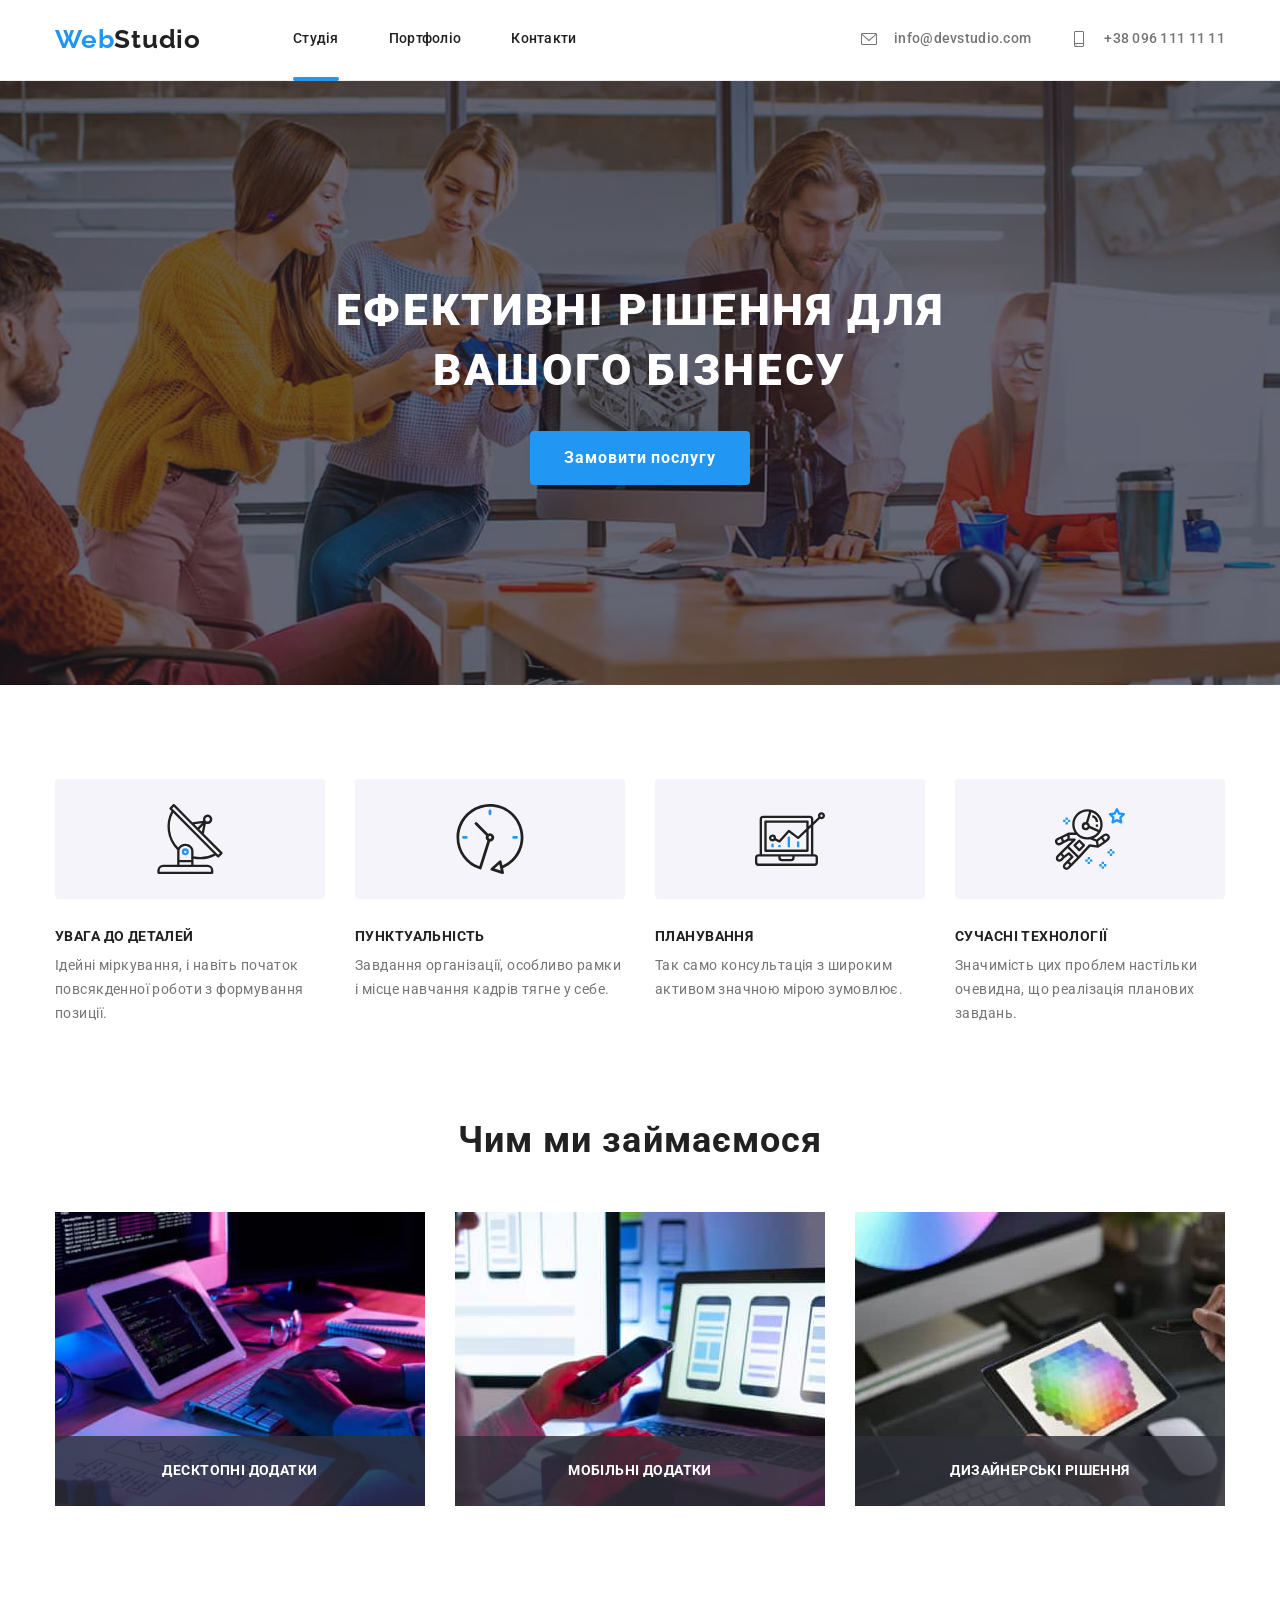
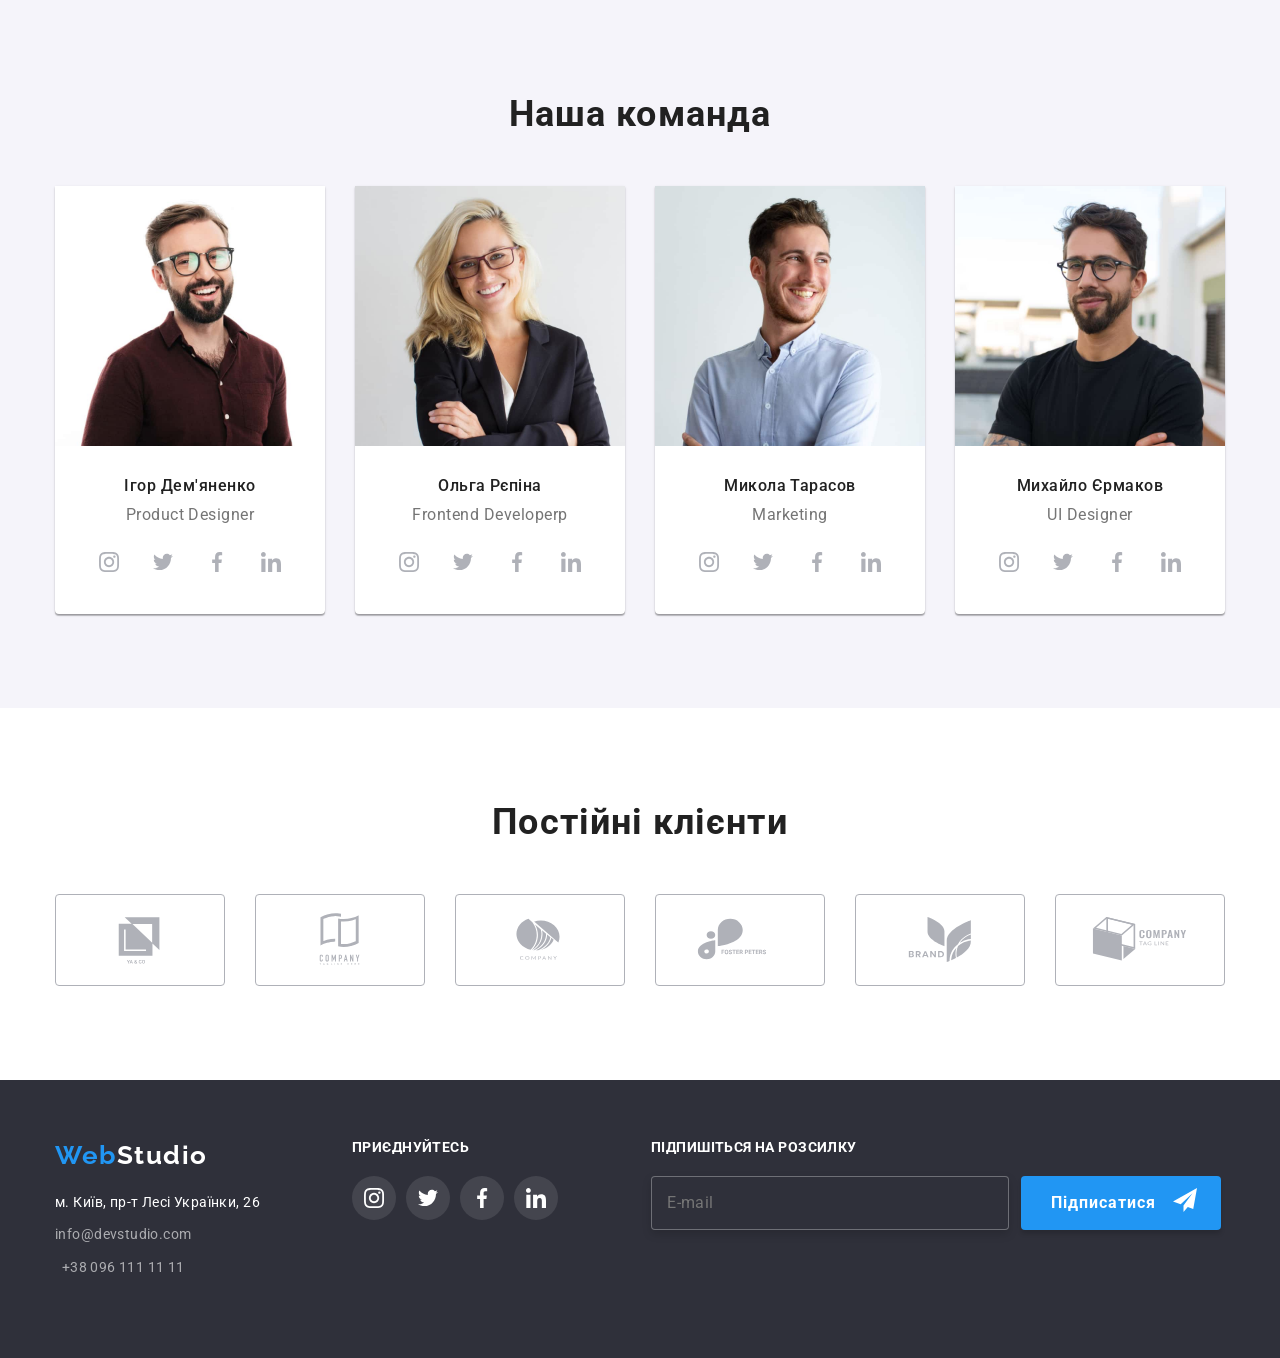
<file: index.html>
<!DOCTYPE html>
<html lang="uk">

<head>
    <meta charset="UTF-8">
    <meta http-equiv="X-UA-Compatible" content="IE=edge">
    <meta name="viewport" content="width=device-width, initial-scale=1.0">
    <link rel="preconnect" href="https://fonts.googleapis.com">
    <link rel="preconnect" href="https://fonts.gstatic.com" crossorigin>
    <link
        href="https://fonts.googleapis.com/css2?family=Raleway:wght@700&family=Roboto:wght@400;500;700;900&display=swap"
        rel="stylesheet">
    <link rel="stylesheet"
        href="https://cdnjs.cloudflare.com/ajax/libs/modern-normalize/1.0.0/modern-normalize.min.css">
    <link rel="stylesheet" href="./css/main.min.css " />
    <title> WebStudio </title>
    <!-- добавить favicon -->
</head>

<body>
    <!------------------------------- Header ------------------->
    <header class="header">
        <div class="container header__container">
            <a class="logo header__logo" href="./index.html" lang="en"><span class="logo__accent">Web</span>Studio</a>
            <nav class="navigation">
                <ul class="navigation navigation__list list">
                    <li class="navigation__item"><a class="navigation__link" href="./index.html">Студія</a></li>
                    <li><a class="navigation__link" href="./portfolio.html">Портфоліо</a></li>
                    <li><a class="navigation__link" href="./contacts.html">Контакти</a> </li>
                </ul>
            </nav>

            <div class="container-connect">
                <ul class="connect">
                    <li class="connect__item"><a class="connect link" href="mailto:info@devstudio.com">
                            <svg class="connect__icon" width="16" height="16">
                                <use href="./images/symbol-defs.svg#icon-envelope"></use>
                            </svg>info@devstudio.com</a>
                    </li>
                    <li class="connect__item"><a class="connect link" href="tel:+380961111111">
                            <svg class="connect__icon" width="16" height="16">
                                <use href="./images/symbol-defs.svg#icon-smartphone"></use>
                            </svg>+38 096 111 11 11</a>
                    </li>
                </ul>
            </div>

            <button type="button" class="menu-open-btn" data-menu-open>
                <svg class="icon_mob_menu" width="40" height="40">
                    <use href="./images/icons.svg#icon_mob_menu"></use>
                </svg>
            </button>
        </div>
        <!-- ------------------------------------------------------------------ -->
        <div class="mob-menu is-hidden" data-menu>
            <div class="container">
                <button type="button" class="menu-close-btn" data-menu-close>
                    <svg class="icon-close_mob" width="40" height="40">
                        <use href="./images/icons.svg#icon-close_mob"></use>
                    </svg>
                </button>
                <div>
                    <ul class="mob-menu-list list">
                        <li class="mob-menu__item"><a class="mob-menu__link--active" href="./index.html">Студія</a></li>
                        <li class="mob-menu__item"><a class="mob-menu__link" href="./portfolio.html">Портфоліо</a></li>
                        <li class="mob-menu__item"><a class="mob-menu__link" href="./contacts.html">Контакти</a></li>
                    </ul>
                </div>


                <div>
                    <ul class="mob_connect__list">
                        <li class="mob_connect__item">
                            <a class="connect__tel" href="tel:+380961111111">+38 096 111 11 11</a>
                        </li>
                        <li class="mob_connect__item">
                            <a class="connect__mail" href="mailto:info@devstudio.com">info@devstudio.com</a>
                        </li>
                    </ul>

                    <ul class="mob_soc list">
                        <li class="mob_soc__item"><a class="mob_soc__link" href="#">
                                <use href="#">Instagram</use>
                            </a></li>
                        <li class="mob_soc__item"><a class="mob_soc__link" href="#">
                                <use href="#">Twitter</use>
                            </a></li>
                        <li class="mob_soc__item"><a class="mob_soc__link" href="#">
                                <use href="#">Facebook</use>
                            </a></li>
                        <li class="mob_soc__item"><a class="mob_soc__link" href="#">
                                <use href="#">Linkedin</use>
                            </a></li>
                    </ul>
                </div>
            </div>
        </div>
    </header>


    <main>
        <!------------------ section Hero------------------->
        <section class="hero">
            <h1 class="hero__title">Ефективні рішення для вашого бізнесу</h1>
            <button class="hero__button" type="button" data-modal-open>Замовити послугу</button>
        </section>
        <!---------------------section benefits ------------------->
        <section class="section">
            <div class="container">
                <h2 class="visually-hidden">Наші переваги</h2>
                <ul class="benefits list">
                    <li class="benefits__item icon-detail">
                        <h3 class="benefits__title">Увага до деталей</h3>
                        <p class="benefits__text">Ідейні міркування, і навіть початок повсякденної роботи з формування
                            позиції.</p>
                    </li>
                    <li class="benefits__item icon-punctuality">
                        <h3 class="benefits__title">Пунктуальність</h3>
                        <p class="benefits__text">Завдання організації, особливо рамки і місце навчання кадрів тягне у
                            себе.</p>
                    </li>
                    <li class="benefits__item icon-time">
                        <h3 class="benefits__title">Планування</h3>
                        <p class="benefits__text">Так само консультація з широким активом значною мірою зумовлює.</p>
                    </li>
                    <li class="benefits__item icon-tech">
                        <h3 class="benefits__title">Сучасні технології</h3>
                        <p class="benefits__text">Значимість цих проблем настільки очевидна, що реалізація планових
                            завдань.</p>
                    </li>
                </ul>
            </div>
        </section>
        <!-- --------------------------about ------------------------>
        <section class="section about">
            <div class="container">
                <h2 class="about__title">Чим ми займаємося</h2>
                <ul class="about list">
                    <li class="about__item">
                        <img srcset="./images/box1.jpg 1x,
                                    ./images/box1_2x.jpg 2x " src="./images/box1.jpg" alt="компютер" width="370">
                        <div class="about__box">
                            <p class="about__text">десктопні додатки</p>
                        </div>
                    </li>

                    <li class="about__item">
                        <img srcset="./images/box2.jpg 1x,
                                    ./images/box2_2x.jpg 2x " src="./images/box2.jpg" alt="телефон" width="370">
                        <div class="about__box">
                            <p class="about__text">мобільні додатки</p>
                        </div>
                    </li>

                    <li class="about__item">
                        <img srcset="./images/box3.jpg 1x,
                                    ./images/box3_2x.jpg 2x " src="./images/box3.jpg" alt="планшет" width="370">
                        <div class="about__box">
                            <p class="about__text">дизайнерські рішення</p>
                        </div>
                    </li>
                </ul>
            </div>
            </div>
        </section>
        <!------------------------- team --------------------------- -->
        <section class="section team">
            <div class="container">
                <h2 class="team__title">Наша команда</h2>
                <ul class="team list">
                    <li class="team__item">
                        <picture>
                            <source srcset="./images/foto1.jpg 1x,
                                            ./images/foto1_2x.jpg 2x" media="(min-width: 1200px)" />
                            <source srcset="./images/foto1_tabl.jpg 1x,
                                            ./images/foto1_tabl_2x.jpg 2x" media="(min-width: 768px)" />
                            <source srcset="./images/foto1_mob.jpg 1x,
                                            ./images/foto1_mob_2x.jpg 2x" media="(max-width: 767px)" />
                            <img src="./images/foto1.jpg" alt="фото-дизайнера" width="450">
                        </picture>
                        <div class="user">
                            <h3 class="user__name">Ігор Дем'яненко</h3>
                            <p class="user__profile">Product Designer</p>
                            <ul class="soc list">
                                <li class="soc__item team__soc__item">
                                    <a class="soc__link" href="#">
                                        <svg class="" with="20" height="20">
                                            <use href="./images/symbol-defs.svg#icon-instagram"></use>
                                        </svg>
                                    </a>
                                </li>
                                <li class="soc__item team__soc__item">
                                    <a class="soc__link" href="#">
                                        <svg class="" with="20" height="20">
                                            <use href="./images/symbol-defs.svg#icon-twitter"></use>
                                        </svg>
                                    </a>
                                </li>
                                <li class="soc__item team__soc__item">
                                    <a class="soc__link" href="#">
                                        <svg class="" with="20" height="20">
                                            <use href="./images/symbol-defs.svg#icon-facebook"></use>
                                        </svg>
                                    </a>
                                </li>
                                <li class="soc__item team__soc__item">
                                    <a class="soc__link" href="#">
                                        <svg class="" with="20" height="20">
                                            <use href="./images/symbol-defs.svg#icon-linkedin"></use>
                                        </svg>
                                    </a>
                                </li>
                            </ul>
                        </div>
                    </li>
                    <li class="team__item">
                        <picture>
                            <source srcset="./images/foto2.jpg 1x,
                                            ./images/foto2_2x.jpg 2x" media="(min-width: 1200px)" />
                            <source srcset="./images/foto2_tabl.jpg 1x,
                                            ./images/foto2_tabl_2x.jpg 2x" media="(min-width: 768px)" />
                            <source srcset="./images/foto2_mob.jpg 1x,
                                            ./images/foto2_mob_2x.jpg 2x" media="(max-width: 767px)" />
                            <img src="./images/foto2.jpg" alt="фото-розробника" width="450">
                        </picture>
                        <div class="user">
                            <h3 class="user__name">Ольга Рєпіна</h3>
                            <p class="user__profile">Frontend Developerp</p>
                            <ul class="soc list">
                                <li class="soc__item team__soc__item">
                                    <a class="soc__link" href="#">
                                        <svg class="" with="20" height="20">
                                            <use href="./images/symbol-defs.svg#icon-instagram"></use>
                                        </svg>
                                    </a>
                                </li>
                                <li class="soc__item team__soc__item">
                                    <a class="soc__link" href="#">
                                        <svg class="" with="20" height="20">
                                            <use href="./images/symbol-defs.svg#icon-twitter"></use>
                                        </svg>
                                    </a>
                                </li>
                                <li class="soc__item team__soc__item">
                                    <a class="soc__link" href="#">
                                        <svg class="" with="20" height="20">
                                            <use href="./images/symbol-defs.svg#icon-facebook"></use>
                                        </svg>
                                    </a>
                                </li>
                                <li class="soc__item team__soc__item">
                                    <a class="soc__link" href="#">
                                        <svg class="" with="20" height="20">
                                            <use href="./images/symbol-defs.svg#icon-linkedin"></use>
                                        </svg>
                                    </a>
                                </li>
                            </ul>
                        </div>
                    </li>
                    <li class="team__item">
                        <picture>
                            <source srcset="./images/foto3.jpg 1x,
                                            ./images/foto3_2x.jpg 2x" media="(min-width: 1200px)" />
                            <source srcset="./images/foto3_tabl.jpg 1x,
                                            ./images/foto3_tabl_2x.jpg 2x" media="(min-width: 768px)" />
                            <source srcset="./images/foto3_mob.jpg 1x,
                                            ./images/foto3_mob_2x.jpg 2x" media="(max-width: 767px)" />
                            <img src="./images/foto3.jpg" alt="фото-маркетолога" width="450">
                        </picture>
                        <div class="user">
                            <h3 class="user__name">Микола Тарасов</h3>
                            <p class="user__profile">Marketing</p>
                            <ul class="soc list">
                                <li class="soc__item team__soc__item">
                                    <a class="soc__link" href="#">
                                        <svg class="" with="20" height="20">
                                            <use href="./images/symbol-defs.svg#icon-instagram"></use>
                                        </svg>
                                    </a>
                                </li>
                                <li class="soc__item team__soc__item">
                                    <a class="soc__link" href="#">
                                        <svg class="" with="20" height="20">
                                            <use href="./images/symbol-defs.svg#icon-twitter"></use>
                                        </svg>
                                    </a>
                                </li>
                                <li class="soc__item team__soc__item">
                                    <a class="soc__link" href="#">
                                        <svg class="" with="20" height="20">
                                            <use href="./images/symbol-defs.svg#icon-facebook"></use>
                                        </svg>
                                    </a>
                                </li>
                                <li class="soc__item team__soc__item">
                                    <a class="soc__link" href="#">
                                        <svg class="" with="20" height="20">
                                            <use href="./images/symbol-defs.svg#icon-linkedin"></use>
                                        </svg>
                                    </a>
                                </li>
                            </ul>
                        </div>
                    </li>
                    <li class="team__item">
                        <picture>
                            <source srcset="./images/foto4.jpg 1x,
                                            ./images/foto4_2x.jpg 2x" media="(min-width: 1200px)" />
                            <source srcset="./images/foto4_tabl.jpg 1x,
                                            ./images/foto4_tabl_2x.jpg 2x" media="(min-width: 768px)" />
                            <source srcset="./images/foto4_mob.jpg 1x,
                                            ./images/foto4_mob_2x.jpg 2x" media="(max-width: 767px)" />
                            <img src="./images/foto4.jpg" alt="фото-дизайнера-юай" width="450">
                        </picture>
                        <div class="user">
                            <h3 class="user__name">Михайло Єрмаков</h3>
                            <p class="user__profile">UI Designer</p>
                            <ul class="soc list">
                                <li class="soc__item team__soc__item">
                                    <a class="soc__link" href="#">
                                        <svg class="" with="20" height="20">
                                            <use href="./images/symbol-defs.svg#icon-instagram"></use>
                                        </svg>
                                    </a>
                                </li>
                                <li class="soc__item team__soc__item">
                                    <a class="soc__link" href="#">
                                        <svg class="" with="20" height="20">
                                            <use href="./images/symbol-defs.svg#icon-twitter"></use>
                                        </svg>
                                    </a>
                                </li>
                                <li class="soc__item team__soc__item">
                                    <a class="soc__link" href="#">
                                        <svg class="" with="20" height="20">
                                            <use href="./images/symbol-defs.svg#icon-facebook"></use>
                                        </svg>
                                    </a>
                                </li>
                                <li class="soc__item team__soc__item">
                                    <a class="soc__link" href="#">
                                        <svg class="" with="20" height="20">
                                            <use href="./images/symbol-defs.svg#icon-linkedin"></use>
                                        </svg>
                                    </a>
                                </li>
                            </ul>
                        </div>
                    </li>
                </ul>
            </div>
        </section>
        <!----------------------- client -->
        <section class="section client">
            <div class="container">
                <h2 class="client__title">Постійні клієнти</h2>
                <ul class="client list">
                    <li class="client__item">
                        <a class="client__link" href="#">
                            <svg class="client__icon" width="106" height="60">
                                <use href="./images/symbol-defs.svg#icon-Logo1"></use>
                            </svg>
                        </a>
                    </li>
                    <li class="client__item">
                        <a class="client__link" href="#">
                            <svg class="client__icon" width="106" height="60">
                                <use href="./images/symbol-defs.svg#icon-Logo2"></use>
                            </svg>
                        </a>
                    </li>
                    <li class="client__item">
                        <a class="client__link" href="#">
                            <svg class="client__icon" width="106" height="60">
                                <use href="./images/symbol-defs.svg#icon-Logo3"></use>
                            </svg>
                        </a>
                    </li>
                    <li class="client__item">
                        <a class="client__link" href="#">
                            <svg class="client__icon" width="106" height="60">
                                <use href="./images/symbol-defs.svg#icon-Logo4"></use>
                            </svg>
                        </a>
                    </li>
                    <li class="client__item">
                        <a class="client__link" href="#">
                            <svg class="client__icon" width="106" height="60">
                                <use href="./images/symbol-defs.svg#icon-Logo5"></use>
                            </svg>
                        </a>
                    </li>
                    <li class="client__item">
                        <a class="client__link" href="#">
                            <svg class="client__icon" width="106" height="60">
                                <use href="./images/symbol-defs.svg#icon-Logo6"></use>
                            </svg>
                        </a>
                    </li>
                </ul>
            </div>
        </section>
    </main>

    <!------------------------------------- footer ------------------->
    <footer class="footer">
        <div class="container foot">

            <div class="container-tablet">

                <div class="container-logo-contacts">
                    <a class="footer__logo link" href="./index.html" lang="en"><span
                            class="logo__accent">Web</span>Studio</a>
                    <address class="container-address">
                        <a class="link address-link" href="https://goo.gl/maps/qexC5noHdbvhc4Kc7" target="_blank"
                            rel="noopener noreferrer">м. Київ, пр-т Лесі Українки, 26</a>
                    </address>
                    <ul class="foot-contacts list">
                        <li>
                            <a class="foot-contacts link " href="mailto:info@devstudio.com">info@devstudio.com</a>
                        </li>
                        <li>
                            <a class="foot-contacts link " href="tel:+380961111111">+38 096 111 11 11</a>
                        </li>
                    </ul>
                </div>

                <div class="add">
                    <h3 class="add__title">приєднуйтесь</h3>
                    <ul class="soc list">
                        <li class="soc__item">
                            <a class="soc__link" href="#">
                                <svg class="" with="20" height="20">
                                    <use href="./images/symbol-defs.svg#icon-instagram"></use>
                                </svg>
                            </a>
                        </li>
                        <li class="soc__item">
                            <a class="soc__link" href=" #">
                                <svg class="" with="20" height="20">
                                    <use href="./images/symbol-defs.svg#icon-twitter"></use>
                                </svg>
                            </a>
                        </li>
                        <li class="soc__item">
                            <a class="soc__link" href="#">
                                <svg class="" with="20" height="20">
                                    <use href="./images/symbol-defs.svg#icon-facebook"></use>
                                </svg>
                            </a>
                        </li>
                        <li class="soc__item">
                            <a class="soc__link" href="#">
                                <svg class="" with="20" height="20">
                                    <use href="./images/symbol-defs.svg#icon-linkedin"></use>
                                </svg>
                            </a>
                        </li>
                    </ul>
                </div>

            </div>
            <div class="subscribe">
                <h3 class="subscribe__title">підпишіться на розсилку</h3>
                <div class="subscribe__container">
                    <input class="subscribe__inp" type="email" name="mail" id="mail" placeholder="E-mail" />
                    <button class="subscribe__button" type="submit"> Підписатися</button>
                    <span class="send">
                        <svg class="icon-send" width="24" height="24">
                            <use href="./images/icons.svg#icon-send"></use>
                        </svg>
                    </span>
                </div>
            </div>


        </div>
    </footer>
    <!---------------------------------модальне вікно--------->
    <div class="backdrop is-hidden" data-modal>
        <div class="modal">
            <form class="form">
                <button type="button" class="modal-close-btn" data-modal-close>
                    <svg class="icon-close" width="18" height="18">
                        <use href="./images/icons.svg#icon-close"></use>
                    </svg>
                </button>
                <h2 class="modal-title">Залиште свої дані, ми вам передзвонимо</h2>

                <label class="form-label">
                    <span class="form-title-field">Ім'я</span>
                    <span class="form-container">
                        <input class="form-input" type="text" name="username" placeholder=" " />
                        <svg class="icon" width="18" height="18">
                            <use href="./images/icons.svg#icon-person"></use>
                        </svg>
                    </span>
                </label>

                <label class="form-label">
                    <span class="form-title-field">Телефон</span>
                    <span class="form-container">
                        <input class="form-input" type="tel" name="usertel" placeholder=" " />
                        <svg class="icon" width="18" height="18">
                            <use href="./images/icons.svg#icon-phone"></use>
                        </svg>
                    </span>
                </label>

                <label class="form-label">
                    <span class="form-title-field">Пошта</span>
                    <span class="form-container">
                        <input class="form-input" type="email" name="mail" placeholder=" " />
                        <svg class="icon" width="18" height="18">
                            <use href="./images/icons.svg#icon-email"></use>
                        </svg>
                    </span>
                </label>

                <label class="form-label">
                    <span class="form-title-field">Коментар</span>
                    <textarea name="coment" class="form-textarea" rows="6" placeholder="Введіть текст"></textarea>
                </label>

                <label class="check">
                    <input class="check-inp visually-hidden" type="checkbox" name="agreement" value="">
                    <span class="check-icon"></span>
                    <span>Погоджуюся з розсилкою та приймаю
                        <a class="agreement-accent" href=""> Умови договору</a></span>
                </label>
                <button class="form-button" type="submit">Відправити</button>
            </form>

        </div>
    </div>

    <script src="./js/modal.js"></script>
    <script src="./js/menu.js"></script>
</body>

</html>
</file>
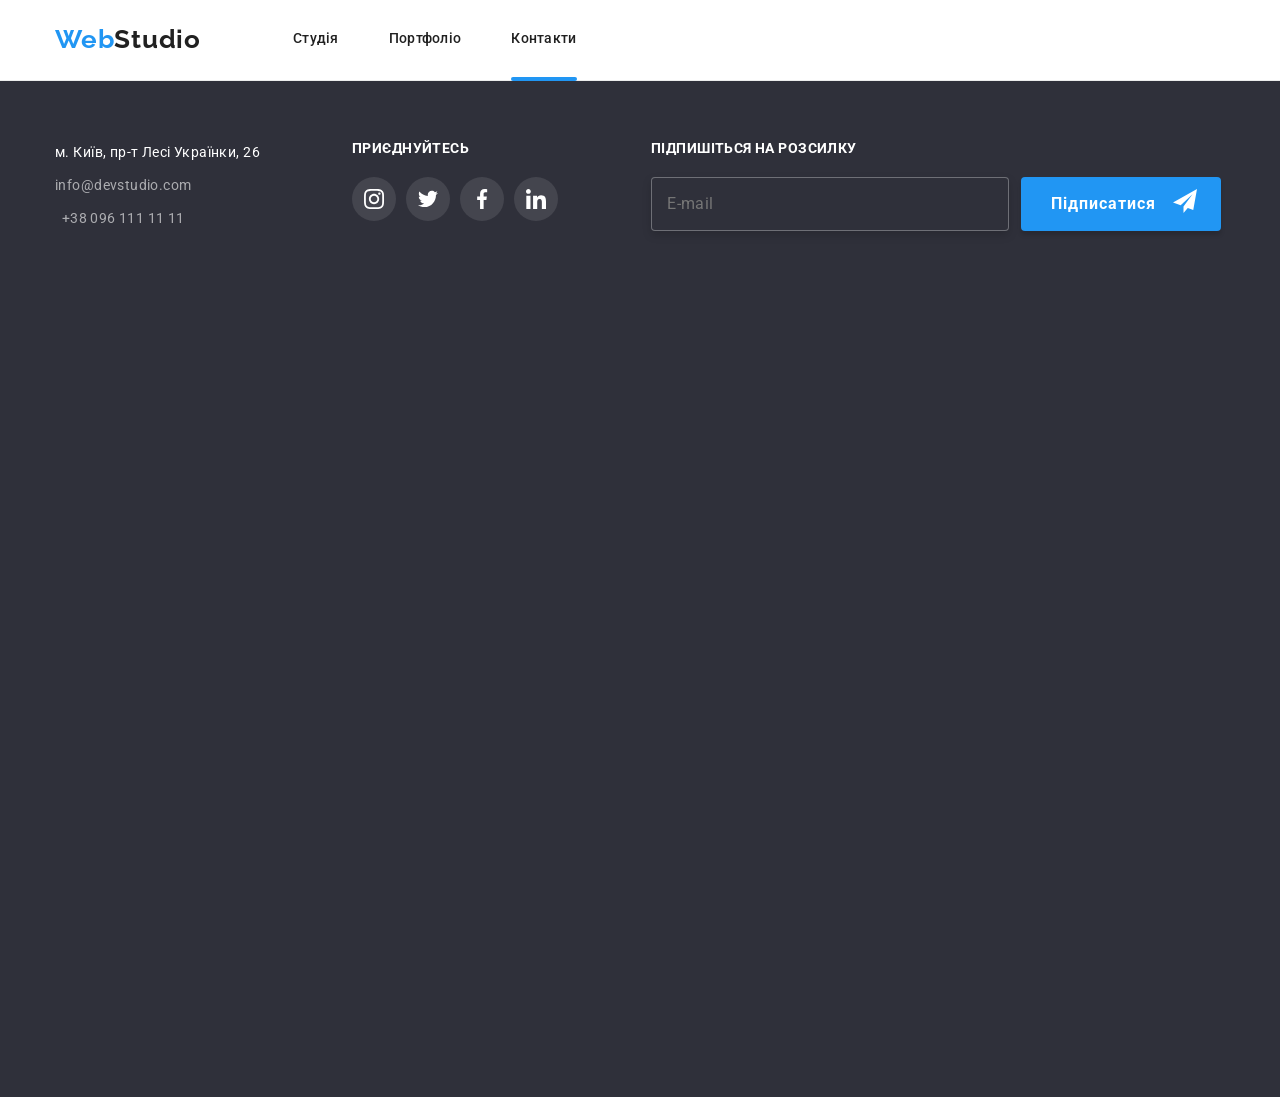
<file: contacts.html>
<!DOCTYPE html>
<html lang="uk">

<head>
    <meta charset="UTF-8">
    <meta http-equiv="X-UA-Compatible" content="IE=edge">
    <meta name="viewport" content="width=device-width, initial-scale=1.0">
    <link rel="preconnect" href="https://fonts.googleapis.com">
    <link rel="preconnect" href="https://fonts.gstatic.com" crossorigin>
    <link
        href="https://fonts.googleapis.com/css2?family=Raleway:wght@700&family=Roboto:wght@400;500;700;900&display=swap"
        rel="stylesheet">
    <link rel="stylesheet"
        href="https://cdnjs.cloudflare.com/ajax/libs/modern-normalize/1.0.0/modern-normalize.min.css">
    <link rel="stylesheet" href="./css/main.min.css " />
    <title>WebStudio</title>
</head>

<body>
    <!------------------------------- Header ------------------->
    <header class="header">
        <div class="container header__container">
            <a class="logo header__logo" href="./index.html" lang="en"><span class="logo__accent">Web</span>Studio</a>
            <nav class="navigation">
                <ul class="navigation navigation__list list">
                    <li><a class="navigation__link" href="./index.html">Студія</a></li>
                    <li><a class="navigation__link" href="./portfolio.html">Портфоліо</a></li>
                    <li class="navigation__item"><a class="navigation__link" href="./contacts.html">Контакти</a> </li>
                </ul>
            </nav>

            <button type="button" class="menu-open-btn" data-menu-open>
                <svg class="icon_mob_menu" width="40" height="40">
                    <use href="./images/icons.svg#icon_mob_menu"></use>
                </svg>
            </button>
        </div>

        <div class="mob-menu is-hidden" data-menu>
            <div class="container">

                <button type="button" class="menu-close-btn" data-menu-close>
                    <svg class="icon-close_mob" width="40" height="40">
                        <use href="./images/icons.svg#icon-close_mob"></use>
                    </svg>
                </button>

                <div>
                    <ul class="mob-menu-list list">
                        <li class="mob-menu__item"><a class="mob-menu__link" href="./index.html">Студія</a>
                        </li>
                        <li class="mob-menu__item"><a class="mob-menu__link" href="./portfolio.html">Портфоліо</a>
                        </li>
                        <li class="mob-menu__item"><a class="mob-menu__link--active" href="./contacts.html">Контакти</a>
                        </li>
                    </ul>
                </div>


                <div>
                    <ul class="mob_connect__list">
                        <li class="mob_connect__item">
                            <a class="connect__tel" href="tel:+380961111111">+38 096 111 11 11</a>
                        </li>
                        <li class="mob_connect__item">
                            <a class="connect__mail" href="mailto:info@devstudio.com">info@devstudio.com</a>
                        </li>
                    </ul>

                    <ul class="mob_soc list">
                        <li class="mob_soc__item"><a class="mob_soc__link" href="#">
                                <use href="#">Instagram</use>
                            </a></li>
                        <li class="mob_soc__item"><a class="mob_soc__link" href="#">
                                <use href="#">Twitter</use>
                            </a></li>
                        <li class="mob_soc__item"><a class="mob_soc__link" href="#">
                                <use href="#">Facebook</use>
                            </a></li>
                        <li class="mob_soc__item"><a class="mob_soc__link" href="#">
                                <use href="#">Linkedin</use>
                            </a></li>
                    </ul>
                </div>
            </div>
        </div>
    </header>

    <footer class="footer">
        <div class="container foot">
            <div class="container-tablet">
                <div class="container-logo-contacts">
                    <address class="container-address">
                        <a class="link address-link navigation__link" href="https://goo.gl/maps/qexC5noHdbvhc4Kc7"
                            target="_blank" rel="noopener noreferrer">м. Київ, пр-т Лесі Українки, 26</a>
                    </address>
                    <ul class="foot-contacts list">
                        <li>
                            <a class="link foot-contacts navigation__link"
                                href="mailto:info@devstudio.com">info@devstudio.com</a>
                        </li>
                        <li>
                            <a class="link foot-contacts navigation__link" href="tel:+380961111111">+38 096 111 11
                                11</a>
                        </li>
                    </ul>
                </div>
                <div class="add">
                    <h3 class="add__title">приєднуйтесь</h3>
                    <ul class="soc list">
                        <li class="soc__item">
                            <a class="soc__link" href="#">
                                <svg class="" with="20" height="20">
                                    <use href="./images/symbol-defs.svg#icon-instagram"></use>
                                </svg>
                            </a>
                        </li>
                        <li class="soc__item">
                            <a class="soc__link" href=" #">
                                <svg class="" with="20" height="20">
                                    <use href="./images/symbol-defs.svg#icon-twitter"></use>
                                </svg>
                            </a>
                        </li>
                        <li class="soc__item">
                            <a class="soc__link" href="#">
                                <svg class="" with="20" height="20">
                                    <use href="./images/symbol-defs.svg#icon-facebook"></use>
                                </svg>
                            </a>
                        </li>
                        <li class="soc__item">
                            <a class="soc__link" href="#">
                                <svg class="" with="20" height="20">
                                    <use href="./images/symbol-defs.svg#icon-linkedin"></use>
                                </svg>
                            </a>
                        </li>
                    </ul>
                </div>
            </div>
            <div class="subscribe">
                <h3 class="subscribe__title">підпишіться на розсилку</h3>
                <div class="subscribe__container">
                    <input class="subscribe__inp" type="email" name="mail" id="mail" placeholder="E-mail" />
                    <button class="subscribe__button" type="submit"> Підписатися</button>
                    <span class="send">
                        <svg class="icon-send" width="24" height="24">
                            <use href="./images/icons.svg#icon-send"></use>
                        </svg>
                    </span>
                </div>
            </div>

        </div>
        <div class="container map__container">
            <iframe class="map"
                src="https://www.google.com/maps/embed?pb=!1m18!1m12!1m3!1d2541.779270414117!2d30.534158622493827!3d50.426584040929896!2m3!1f0!2f0!3f0!3m2!1i1024!2i768!4f13.1!3m3!1m2!1s0x40d4cf0e033ecbe9%3A0x57a4dffefec77da0!2sLesi%20Ukrainky%20Blvd%2C%2026%2C%20Kyiv%2C%20Ukraine%2C%2002000!5e0!3m2!1sen!2scz!4v1680787104551!5m2!1sen!2scz"
                width="100%" height="100%" style="border: 0" allow="fullscreen" loading="lazy"
                referrerpolicy="no-referrer-when-downgrade"></iframe>
        </div>
    </footer>
    <!-- <script src="./js/modal.js"></script> -->
    <script src="./js/menu.js"></script>
</body>

</html>
</file>
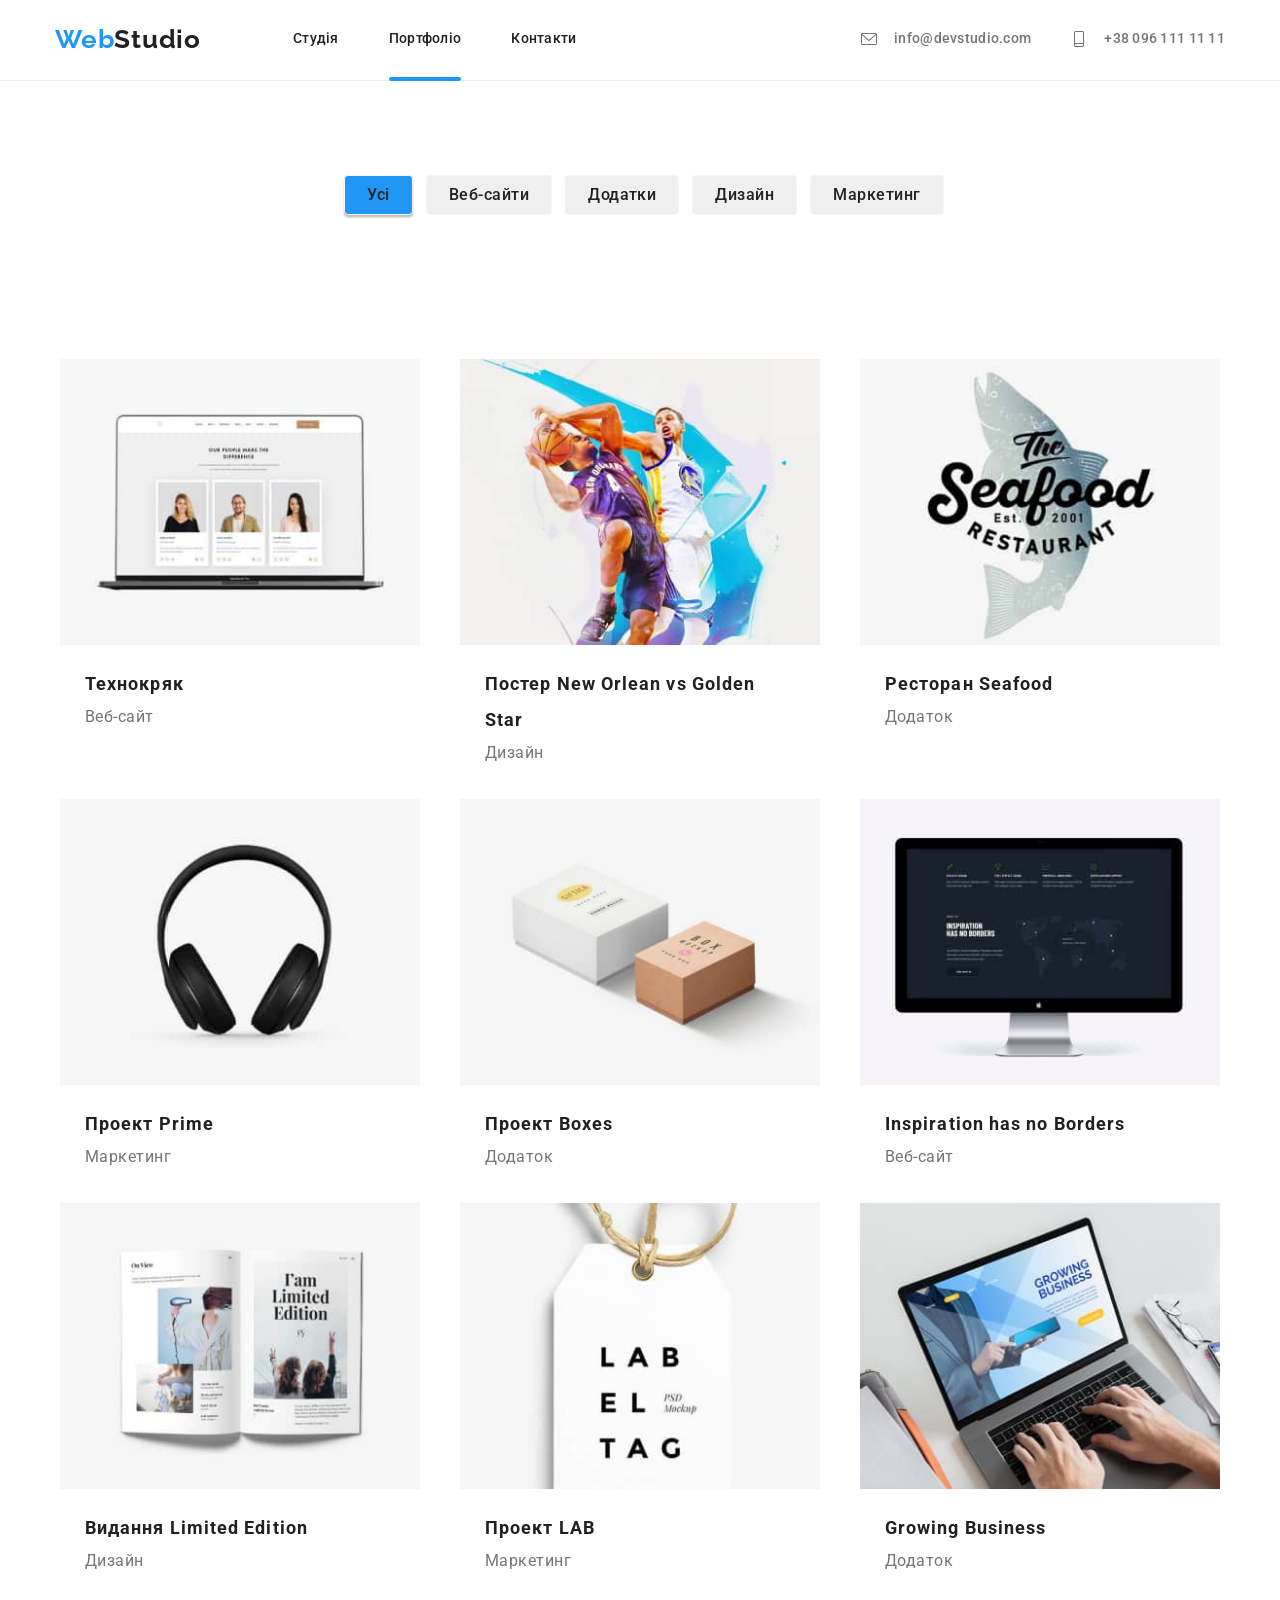
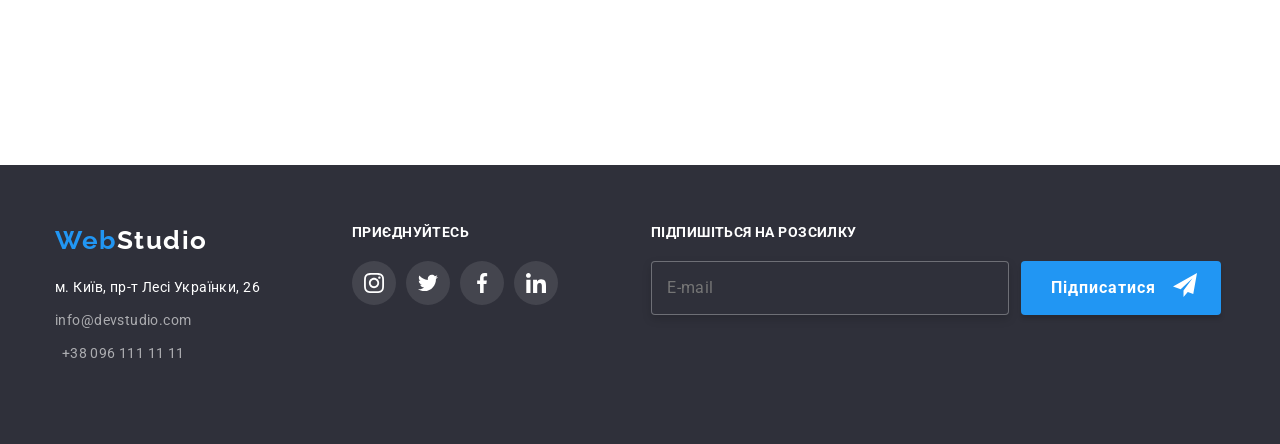
<file: portfolio.html>
<!DOCTYPE html>
<html lang="uk">

<head>
    <meta charset="UTF-8">
    <meta http-equiv="X-UA-Compatible" content="IE=edge">
    <meta name="viewport" content="width=device-width, initial-scale=1.0">
    <link rel="preconnect" href="https://fonts.googleapis.com">
    <link rel="preconnect" href="https://fonts.gstatic.com" crossorigin>
    <link
        href="https://fonts.googleapis.com/css2?family=Raleway:wght@700&family=Roboto:wght@400;500;700;900&display=swap"
        rel="stylesheet">
    <!-- Спочатку нормалізатор -->
    <link rel="stylesheet"
        href="https://cdnjs.cloudflare.com/ajax/libs/modern-normalize/1.0.0/modern-normalize.min.css">
    <link rel="stylesheet" href="./css/main.min.css " />
    <title>WebStudio</title>
</head>

<body>

    <!------------------------------- Header ------------------->
    <header class="header">
        <div class="container header__container">
            <a class="logo header__logo" href="./index.html" lang="en"><span class="logo__accent">Web</span>Studio</a>
            <nav class="navigation">
                <ul class="navigation navigation__list list">
                    <li><a class="navigation__link" href="./index.html">Студія</a></li>
                    <li class="navigation__item"><a class="navigation__link" href="./portfolio.html">Портфоліо</a></li>
                    <li><a class="navigation__link" href="./contacts.html">Контакти</a> </li>
                </ul>
            </nav>

            <div class="container-connect">
                <ul class="connect">
                    <li class="connect__item"><a class="connect link" href="mailto:info@devstudio.com">
                            <svg class="connect__icon" width="16" height="16">
                                <use href="./images/symbol-defs.svg#icon-envelope"></use>
                            </svg>info@devstudio.com</a>
                    </li>
                    <li class="connect__item"><a class="connect link" href="tel:+380961111111">
                            <svg class="connect__icon" width="16" height="16">
                                <use href="./images/symbol-defs.svg#icon-smartphone"></use>
                            </svg>+38 096 111 11 11</a>
                    </li>
                </ul>
            </div>

            <button type="button" class="menu-open-btn" data-menu-open>
                <svg class="icon_mob_menu" width="40" height="40">
                    <use href="./images/icons.svg#icon_mob_menu"></use>
                </svg>
            </button>
        </div>
        <!-- ------------------------------------------------------------------ -->
        <div class="mob-menu is-hidden" data-menu>
            <div class="container">

                <button type="button" class="menu-close-btn" data-menu-close>
                    <svg class="icon-close_mob" width="40" height="40">
                        <use href="./images/icons.svg#icon-close_mob"></use>
                    </svg>
                </button>

                <div>
                    <ul class="mob-menu-list list">
                        <li class="mob-menu__item"><a class="mob-menu__link" href="./index.html">Студія</a></li>
                        <li class="mob-menu__item"><a class="mob-menu__link--active"
                                href="./portfolio.html">Портфоліо</a></li>
                        <li class="mob-menu__item"><a class="mob-menu__link" href="./contacts.html">Контакти</a></liss=>
                    </ul>
                </div>

                <div>
                    <ul class="mob_connect__list">
                        <li class="mob_connect__item">
                            <a class="connect__tel" href="tel:+380961111111">+38 096 111 11 11</a>
                        </li>
                        <li class="mob_connect__item">
                            <a class="connect__mail" href="mailto:info@devstudio.com">info@devstudio.com</a>
                        </li>
                    </ul>
                    <ul class="mob_soc list">
                        <li class="mob_soc__item"><a class="mob_soc__link" href="#">
                                <use href="#">Instagram</use>
                            </a></li>
                        <li class="mob_soc__item"><a class="mob_soc__link" href="#">
                                <use href="#">Twitter</use>
                            </a></li>
                        <li class="mob_soc__item"><a class="mob_soc__link" href="#">
                                <use href="#">Facebook</use>
                            </a></li>
                        <li class="mob_soc__item"><a class="mob_soc__link" href="#">
                                <use href="#">Linkedin</use>
                            </a></li>
                    </ul>
                </div>
            </div>
        </div>
    </header>
    <main>
        <!-------------------------------------->
        <section class="section">
            <div class="container">
                <h1 class="visually-hidden">Меню</h1>
                <ul class="btn list">
                    <li class="btn__item"> <button class="button button-portfolio menu__active--btn" type="button"
                            value="Усі">Усі</button>
                    </li>
                    <li class="btn__item"> <button class="button button-portfolio" type="button"
                            value="Веб-сайт">Веб-сайти</button>
                    </li>
                    <li class="btn__item"> <button class="button button-portfolio" type="button"
                            value="Додаток">Додатки</button>
                    </li>
                    <li class="btn__item"> <button class="button button-portfolio" type="button"
                            value="Дизайн">Дизайн</button></li>
                    <li class="btn__item"> <button class="button button-portfolio" type="button"
                            value="Маркетинг">Маркетинг</button>
                    </li>
                </ul>
            </div>
            <!-------------------------products------------------->
            <section class="section products">
                <div class="container">

                    <ul class="product list">
                        <li class="products-card-item">
                            <div class="product-overflow">
                                <img class="product-img" src="./images/tehnocrack.jpg" alt="технокряк" width="370">
                                <p class="products-actions"> Ресурс пропонує комплексні пропозиції з різним рівнем
                                    функціоналу та сервісів. Все це
                                    дозволить відвідувачу отримати
                                    вичерпні відомості про компанію чи приватну особу.
                                </p>
                            </div>
                            <div class="products-text">
                                <h3 class="products-title">Технокряк</h3>
                                <p class="products-type">Веб-сайт</p>
                            </div>
                        </li>
                        <li class="products-card-item">
                            <div class="product-overflow">
                                <img class="product-img" src="./images/neworlean.jpg" alt="ньюОрлеан" width="370">
                                <p class="products-actions"> Ресурс пропонує комплексні пропозиції з різним рівнем
                                    функціоналу та сервісів. Все це дозволить відвідувачу отримати
                                    вичерпні відомості про компанію чи приватну особу.
                                </p>
                            </div>
                            <div class="products-text">
                                <h3 class="products-title">Постер New Orlean vs Golden Star</h3>
                                <p class="products-type">Дизайн</p>
                            </div>
                        </li>
                        <li class="products-card-item">
                            <div class="product-overflow">
                                <img class="product-img" src="./images/seafood.jpg" alt="ресторан" width="370">
                                <p class="products-actions"> Ресурс пропонує комплексні пропозиції з різним рівнем
                                    функціоналу та сервісів. Все це дозволить відвідувачу отримати
                                    вичерпні відомості про компанію чи приватну особу.
                                </p>
                            </div>
                            <div class="products-text">
                                <h3 class="products-title"> Ресторан <span lang="en">Seafood</span></h3>
                                <p class="products-type">Додаток</p>
                            </div>
                        </li>
                        <li class="products-card-item">
                            <div class="product-overflow">
                                <img class="product-img" src="./images/prime.jpg" alt="прайм" width="370">
                                <p class="products-actions"> Ресурс пропонує комплексні пропозиції з різним рівнем
                                    функціоналу та сервісів. Все це дозволить відвідувачу отримати
                                    вичерпні відомості про компанію чи приватну особу.
                                </p>
                            </div>
                            <div class="products-text">
                                <h3 class="products-title">Проект <span lang="en">Prime</span></h3>
                                <p class="products-type">Маркетинг</p>
                            </div>
                        </li>
                        <li class="products-card-item">
                            <div class="product-overflow">
                                <img class="product-img" src="./images/boxes.jpg" alt="боксес" width="370">
                                <p class="products-actions"> Ресурс пропонує комплексні пропозиції з різним рівнем
                                    функціоналу та сервісів. Все це дозволить відвідувачу отримати
                                    вичерпні відомості про компанію чи приватну особу.
                                </p>
                            </div>
                            <div class="products-text">
                                <h3 class="products-title">Проект <span lang="en">Boxes</span></h3>
                                <p class="products-type">Додаток</p>
                            </div>
                        </li>
                        <li class="products-card-item">
                            <div class="product-overflow">
                                <img clas="product-img" src="./images/inspiration.jpg" alt="натхнення" width="370">
                                <p class="products-actions"> Ресурс пропонує комплексні пропозиції з різним рівнем
                                    функціоналу та сервісів. Все це дозволить відвідувачу отримати
                                    вичерпні відомості про компанію чи приватну особу.
                                </p>
                            </div>
                            <div class="products-text">
                                <h3 class="products-title"> Inspiration has no Borders</h3>
                                <p class="products-type">Веб-сайт</p>
                            </div>
                        </li>
                        <li class="products-card-item">
                            <div class="product-overflow">
                                <img clas="product-img" src="./images/limited.jpg" alt="видання" width="370">
                                <p class="products-actions"> Ресурс пропонує комплексні пропозиції з різним рівнем
                                    функціоналу та сервісів. Все це дозволить відвідувачу отримати
                                    вичерпні відомості про компанію чи приватну особу.
                                </p>
                            </div>
                            <div class="products-text">
                                <h3 class="products-title">Видання <span lang="en">Limited Edition</span></h3>
                                <p class="products-type">Дизайн</p>
                            </div>
                        </li>
                        <li class="products-card-item">
                            <div class="product-overflow">
                                <img clas="product-img" src="./images/lab.jpg" alt="лаб" width="370">
                                <p class="products-actions"> Ресурс пропонує комплексні пропозиції з різним рівнем
                                    функціоналу та сервісів. Все це дозволить відвідувачу отримати
                                    вичерпні відомості про компанію чи приватну особу.
                                </p>
                            </div>
                            <div class="products-text">
                                <h3 class="products-title">Проект <span lang="en">LAB</span></h3>
                                <p class="products-type">Маркетинг</p>
                            </div>
                        </li>
                        <li class="products-card-item">
                            <div class="product-overflow">
                                <img clas="product-img" src="./images/business.jpg" alt="бизнес" width="370">
                                <p class="products-actions"> Ресурс пропонує комплексні пропозиції з різним рівнем
                                    функціоналу та сервісів. Все це дозволить відвідувачу отримати
                                    вичерпні відомості про компанію чи приватну особу.
                                </p>
                            </div>
                            <div class="products-text">
                                <h3 class="products-title"> <span lang="en">Growing Business</span></h3>
                                <p class="products-type">Додаток</p>
                            </div>
                        </li>
                    </ul>
                </div>
            </section>
        </section>
    </main>
    <!------------------------------------- footer ------------------->
    <footer class="footer">
        <div class="container foot">
            <div class="container-tablet">
                <div class="container-logo-contacts">
                    <a class="footer__logo link" href="./index.html" lang="en"><span
                            class="logo__accent">Web</span>Studio</a>
                    <address class="container-address">
                        <a class="link address-link" href="https://goo.gl/maps/qexC5noHdbvhc4Kc7" target="_blank"
                            rel="noopener noreferrer">м. Київ, пр-т Лесі Українки, 26</a>
                    </address>
                    <ul class="foot-contacts list">
                        <li>
                            <a class="foot-contacts link" href="mailto:info@devstudio.com">info@devstudio.com</a>
                        </li>
                        <li>
                            <a class="foot-contacts link" href="tel:+380961111111">+38 096 111 11
                                11</a>
                        </li>
                    </ul>
                </div>

                <div class="add">
                    <h3 class="add__title">приєднуйтесь</h3>
                    <ul class="soc list">
                        <li class="soc__item">
                            <a class="soc__link" href="#">
                                <svg class="" with="20" height="20">
                                    <use href="./images/symbol-defs.svg#icon-instagram"></use>
                                </svg>
                            </a>
                        </li>
                        <li class="soc__item">
                            <a class="soc__link" href=" #">
                                <svg class="" with="20" height="20">
                                    <use href="./images/symbol-defs.svg#icon-twitter"></use>
                                </svg>
                            </a>
                        </li>
                        <li class="soc__item">
                            <a class="soc__link" href="#">
                                <svg class="" with="20" height="20">
                                    <use href="./images/symbol-defs.svg#icon-facebook"></use>
                                </svg>
                            </a>
                        </li>
                        <li class="soc__item">
                            <a class="soc__link" href="#">
                                <svg class="" with="20" height="20">
                                    <use href="./images/symbol-defs.svg#icon-linkedin"></use>
                                </svg>
                            </a>
                        </li>
                    </ul>
                </div>
            </div>
            <div class="subscribe">
                <h3 class="subscribe__title">підпишіться на розсилку</h3>
                <div class="subscribe__container">
                    <input class="subscribe__inp" type="email" name="mail" id="mail" placeholder="E-mail" />
                    <button class="subscribe__button" type="submit"> Підписатися</button>
                    <span class="send">
                        <svg class="icon-send" width="24" height="24">
                            <use href="./images/icons.svg#icon-send"></use>
                        </svg>
                    </span>
                </div>
            </div>
        </div>
    </footer>
    <script src="./js/filter.js"></script>
    <script src="./js/modal.js"></script>
    <script src="./js/menu.js"></script>
</body>

</html>
</file>
<file: css/main.min.css>
:root{--timing-function: 250ms cubic-bezier(0.4, 0, 0.2, 1);--primary-text-color: #757575;--secondary-text-color: #212121;--accent-background: #2196f3;--accent-text: #ffffff;--background-color: #f5f4fa;--primary-background-color: #ffffff;--secondary-background-color: #2f303a;--gradient: linear-gradient(rgba(47, 48, 58, 0.4), rgba(47, 48, 58, 0.4))}.current{color:var(--accent-background)}.visually-hidden{position:absolute;opacity:0;visibility:hidden;pointer-events:none;white-space:nowrap;width:1px;height:1px;overflow:hidden;border:0;padding:0;clip:rect(0 0 0 0);-webkit-clip-path:inset(50%);clip-path:inset(50%);margin:-1px}textarea{resize:none}p,h1,h2,h3,h4,h5,h6{margin:0}ol,ul{margin:0;padding-left:0;list-style:none}a{color:currentColor;text-decoration:none}img{display:block;max-width:100%;height:auto}.about__title,.team__title,.client__title{text-align:center;color:var(--secondary-text-color);font-weight:700;font-size:28px;line-height:1.17;letter-spacing:.03em;margin-bottom:30px}@media screen and (min-width: 1200px){.about__title,.team__title,.client__title{font-weight:700;font-size:36px;line-height:1.16;letter-spacing:.03em;margin-bottom:50px}}.add__title,.subscribe__title{font-weight:700;font-size:14px;line-height:1.14;letter-spacing:.03em;text-transform:uppercase;color:var(--accent-text);margin-bottom:20px}body{font-family:"Roboto",sans-serif;font-weight:400;font-size:14px;line-height:1.71;letter-spacing:.03em;background-color:var(--primary-background-color);color:var(--primary-text-color)}.link{display:flex;text-decoration:none}.list{display:flex;list-style:none}.button{font-family:"Roboto",sans-serif;text-align:center;cursor:pointer}.no-scroll{overflow:hidden}.container{width:100%;padding-left:15px;padding-right:15px;margin:0 auto}@media screen and (min-width: 480px){.container{width:480px}}@media screen and (min-width: 768px){.container{width:768px}}@media screen and (min-width: 1200px){.container{width:1200px}}.section{padding-top:60px;padding-bottom:60px}@media screen and (min-width: 1200px){.section{padding-top:94px;padding-bottom:94px}}.logo{font-family:"Raleway";color:var(--secondary-text-color);font-weight:700;font-size:24px;line-height:1.16;letter-spacing:.03em}@media screen and (min-width: 1200px){.logo{font-weight:700;font-size:26px;line-height:1.19;letter-spacing:.03em}}.logo__accent{color:var(--accent-background)}.soc{display:flex;justify-content:center;align-items:baseline;gap:10px}.soc__link{width:44px;height:44px;border-radius:50%;display:flex;align-items:center;justify-content:center;background-color:rgba(255,255,255,.1);transition:color var(--timing-function),background-color var(--timing-function);fill:currentColor}.soc__link:hover,.soc__link:focus{background-color:var(--accent-background);color:var(--accent-text)}.soc__item{color:var(--accent-text)}.team__soc__item{color:#afb1b8}.backdrop{position:fixed;top:0px;left:0px;width:100%;height:100%;background:rgba(0,0,0,.2);transition:opacity var(--timing-function),visibility var(--timing-function)}.modal{position:absolute;top:50%;left:50%;width:100vw;height:100vw;background:var(--primary-background-color);box-shadow:0px 1px 3px rgba(0,0,0,.12),0px 1px 1px rgba(0,0,0,.14),0px 2px 1px rgba(0,0,0,.2);border-radius:4px;transform:translate(-50%, -50%) scaleY(1) rotate(0deg);transition:transform 250ms linear}@media screen and (min-width: 480px){.modal{max-width:450px;max-height:609px}}@media screen and (min-width: 1200px){.modal{max-width:528px;max-height:581px}}.backdrop.is-hidden .modal{transform:translate(-50%, -50%) scaleY(0) rotate(90deg)}.backdrop.is-hidden{opacity:0;visibility:hidden;pointer-events:none}.form{position:relative;background:var(--accent-text);box-shadow:0px 1px 3px rgba(0,0,0,.12),0px 1px 1px rgba(0,0,0,.14),0px 2px 1px rgba(0,0,0,.2);border-radius:4px;padding:40px}.modal-close-btn{position:absolute;top:8px;right:8px;display:flex;align-items:center;justify-content:center;width:30px;height:30px;background:var(--primary-background-color);border:1px solid rgba(0,0,0,.1);border-radius:50%;background-color:rgba(0,0,0,0);padding:0;cursor:pointer}.icon-close{transition:fill var(--timing-function)}.icon-close:hover,.icon-close:focus{fill:var(--accent-background)}.modal-title{font-weight:700;font-size:20px;line-height:1.15;letter-spacing:.03em;text-align:center;color:var(--secondary-text-color);margin-bottom:12px}@media screen and (min-width: 1200px){.modal-title{font-weight:700;font-size:20px;line-height:1.5;letter-spacing:.03em}}.form-container{position:relative}.form-title-field{font-weight:400;font-size:12px;line-height:1.16;letter-spacing:.01em;margin-bottom:4px}.form-input{display:block;width:100%;height:40px;padding:0;padding-left:42px;border:1px solid rgba(33,33,33,.2);border-radius:4px;transition:border var(--timing-function);cursor:pointer}.form-input:hover{border-color:var(--accent-background);fill:var(--accent-background)}.form-label{display:flex;flex-direction:column;transition:fill var(--timing-function);font-size:16px;margin-bottom:10px;outline:rgba(0,0,0,0)}.form-label:last-child{margin-bottom:0px}.form-textarea{width:100%;padding:12px 16px;font-weight:400;font-size:14px;line-height:1.14;letter-spacing:.01em;border:1px solid rgba(33,33,33,.2);border-radius:4px;transition:border-color var(--timing-function)}@media screen and (min-width: 1200px){.form-textarea{font-weight:400;font-size:12px;line-height:1.16;letter-spacing:.01em}}.form-textarea::-moz-placeholder{color:rgba(117,117,117,.5)}.form-textarea:-ms-input-placeholder{color:rgba(117,117,117,.5)}.form-textarea::placeholder{color:rgba(117,117,117,.5)}.form-textarea:hover{border-color:var(--accent-background)}.icon{position:absolute;top:50%;left:12px;transform:translateY(-50%)}.form-container:focus-within>.icon{fill:var(--accent-background);border-color:var(--accent-background)}.form-button{display:block;margin:0px auto;width:200px;font-weight:700;font-size:16px;line-height:1.87;letter-spacing:.06em;text-align:center;padding:10px 52px;color:var(--accent-text);border-color:#188ce8;border:none;background:#188ce8;transition:box-shadow var(--timing-function);border-radius:4px;cursor:pointer}.form-button:hover,.form-button:focus{box-shadow:0px 4px 4px rgba(0,0,0,.15)}.check{display:flex;align-items:center;justify-content:center;margin-top:20px;margin-bottom:30px;font-weight:400;font-size:12px;line-height:1.16;letter-spacing:.03em}@media screen and (min-width: 1200px){.check{font-weight:400;font-size:14px;line-height:1.71;letter-spacing:.03em}}.check-icon{width:15px;height:15px;border:2px solid var(--secondary-text-color);border-radius:2px;margin-right:7px}.check-inp:checked+.check-icon{border:var(--accent-background);background-color:var(--accent-background);background-image:url(../images/iconcheck.svg);background-size:contain;background-origin:border-box}.agreement-accent{color:var(--accent-background);text-decoration:underline;text-underline-offset:3px}.menu__active--btn{color:var(--accent-text);background-color:var(--accent-background);box-shadow:0px 3px 1px rgba(0,0,0,.1),0px 1px 2px rgba(0,0,0,.08),0px 2px 2px rgba(0,0,0,.12);border-radius:4px}.mob-menu__link--active{color:var(--accent-background);font-weight:500;font-size:40px;line-height:1.175;letter-spacing:.02em}.header{border-bottom:1px solid #ececec;padding-top:16px;padding-bottom:16px}@media screen and (min-width: 768px){.header{padding-top:24px;padding-bottom:25px}}.header__container{display:flex;justify-content:left;align-items:center}@media screen and (min-width: 1200px){.header__container{display:flex;align-items:center}}.header__logo{margin-right:0}@media screen and (min-width: 768px){.header__logo{margin-right:87px}}@media screen and (min-width: 1200px){.header__logo{margin-right:92px}}.container-connect{margin-left:auto}.navigation{display:flex;align-items:center;text-align:start;font-weight:500;font-size:14px;line-height:1.14;letter-spacing:.02em;color:var(--secondary-text-color)}.navigation__list{display:none}@media screen and (min-width: 768px){.navigation__list{display:flex;gap:50px;margin-right:86px}}.navigation__link{transition:var(--timing-function)}.navigation__link:hover{color:var(--accent-background)}@media screen and (min-width: 768px){.navigation__item{position:relative}.navigation__item ::after{position:absolute;left:0px;top:46px;content:"";width:100%;height:4px;background:var(--accent-background);border-radius:2px}}.connect{display:none;color:var(--primary-text-color);fill:currentColor;transition:color var(--timing-function)}.connect:hover,.connect:focus{color:var(--accent-background)}@media screen and (min-width: 768px){.connect{font-weight:500;font-size:12px;line-height:1.16;letter-spacing:.02em;display:flex;flex-wrap:wrap;justify-content:flex-start;gap:10px}}@media screen and (min-width: 1200px){.connect{display:flex;font-weight:500;font-size:14px;line-height:1.14;letter-spacing:.02em}}@media screen and (min-width: 1200px){.connect__item{margin-right:30px}.connect__item:last-child{margin-right:0}}.connect__icon{margin-right:7px}.menu-open-btn{margin-left:auto;background-color:rgba(0,0,0,0);border:none}.menu-open-btn:hover,.menu-open-btn:focus{color:var(--accent-background)}@media screen and (min-width: 768px){.menu-open-btn{display:none}}.mob-menu{position:fixed;top:0;background-color:var(--primary-background-color);z-index:1;width:100%;height:100%}.mob-menu>.container{padding-top:48px;padding-bottom:48px;display:flex;height:100%;flex-direction:column;justify-content:space-between;overflow:auto}.menu-close-btn{position:absolute;top:0px;right:4px;display:block;margin-left:auto;background-color:rgba(0,0,0,0);border:none;cursor:pointer}.menu-close-btn:hover,.menu-close-btn:focus{color:var(--accent-background)}.mob-menu.is-hidden{display:none;opacity:0;visibility:hidden;pointer-events:none}.mob-menu-list{display:block;margin-bottom:50px}.mob-menu__item:not(:last-child){margin-bottom:32px}.mob-menu__link{font-weight:500;font-size:40px;line-height:1.175;letter-spacing:.02em;color:var(--secondary-text-color);transition:var(--timing-function)}.mob-menu__link:hover,.mob-menu__link:focus{color:var(--accent-background)}.mob_connect__item{margin-bottom:32px}.mob_connect__item:last-child{margin-bottom:64px}.connect__tel{display:block;font-weight:500;font-size:32px;line-height:1.175;letter-spacing:.02em;color:var(--accent-background)}.connect__mail{font-weight:500;font-size:24px;line-height:1.16;letter-spacing:.02em;color:var(--primary-text-color)}.mob_soc__item{font-weight:500;font-size:18px;line-height:1.22;letter-spacing:.02em;color:var(--accent-background);padding:0px 10px;border-right:2px solid;border-right-color:rgba(33,33,33,.2)}.mob_soc__item:last-child{border-right-color:rgba(0,0,0,0)}.hero{margin:0 auto;padding:118px 0px;background:var(--secondary-background-color);text-align:center;background-image:var(--gradient),url(../images/hero_mob.jpg);background-repeat:no-repeat;background-position:center;background-size:cover}@media(min-device-pixel-ratio: 2),(-webkit-min-device-pixel-ratio: 2),(min-resolution: 192dpi),(min-resolution: 2dppx){.hero{background-image:var(--gradient),url(../images/hero_mob_2x.jpg)}}@media screen and (min-width: 768px){.hero{background-image:var(--gradient),url(../images/hero_tabl.jpg)}}@media screen and (min-width: 768px)and (min-device-pixel-ratio: 2),screen and (min-width: 768px)and (-webkit-min-device-pixel-ratio: 2),screen and (min-width: 768px)and (min-resolution: 192dpi),screen and (min-width: 768px)and (min-resolution: 2dppx){.hero{background-image:var(--gradient),url(../images/hero_tabl_2x.jpg)}}@media screen and (min-width: 1200px){.hero{max-width:1600px;padding:200px 0px;background-image:var(--gradient),url(../images/hero.jpg)}}@media screen and (min-width: 1200px)and (min-device-pixel-ratio: 2),screen and (min-width: 1200px)and (-webkit-min-device-pixel-ratio: 2),screen and (min-width: 1200px)and (min-resolution: 192dpi),screen and (min-width: 1200px)and (min-resolution: 2dppx){.hero{background-image:var(--gradient),url(../images/hero_2x.jpg)}}.hero__title{font-weight:900;font-size:26px;line-height:1.61;letter-spacing:.06em;max-width:360px;color:var(--primary-background-color);text-transform:uppercase;margin:0 auto;margin-bottom:30px}@media screen and (min-width: 1200px){.hero__title{max-width:696px;font-weight:900;font-size:44px;line-height:1.36;letter-spacing:.06em}}.hero__button{font-weight:700;font-size:16px;line-height:1.87;letter-spacing:.06em;color:var(--accent-text);background:var(--accent-background);border-radius:4px;border-color:rgba(0,0,0,0);padding:10px 24px}@media screen and (min-width: 1200px){.hero__button{padding:10px 32px}}.benefits{display:flex;flex-wrap:wrap;gap:30px}.benefits__title{text-align:center;font-weight:700;font-size:14px;line-height:1.14;letter-spacing:.03em;text-transform:uppercase;color:var(--secondary-text-color);margin-bottom:10px}@media screen and (min-width: 768px){.benefits__title{text-align:left}}.benefits__item{width:100%}@media screen and (min-width: 768px){.benefits__item{width:calc((100% - 30px)/2)}}@media screen and (min-width: 1200px){.benefits__item{width:calc((100% - 90px)/4)}}.benefits__item::before{display:block;content:"";height:120px;margin-bottom:30px;background-repeat:no-repeat;background-position:center;background-color:var(--background-color);border-radius:4px}.benefits__text{font-weight:400;font-size:14px;line-height:1.71;letter-spacing:.03em}.icon-detail::before{background-image:url(../images/icon/antenna.svg)}.icon-punctuality::before{background-image:url(../images/icon/clock.svg)}.icon-time::before{background-image:url(../images/icon/diagram.svg)}.icon-tech::before{background-image:url(../images/icon/astronaut.svg)}@media screen and (max-width: 1199px){.about{display:none}}.about{padding-top:0px;gap:30px}.about__item{position:relative}.about__box{position:absolute;left:0;bottom:0;width:100%;height:70px;background:rgba(47,48,58,.8);text-align:center;padding:27px}.about__text{font-weight:700;font-size:14px;line-height:1.14;letter-spacing:.03em;text-transform:uppercase;color:var(--accent-text)}.team{flex-wrap:wrap;gap:30px;background-color:var(--background-color)}.team__item{width:100%;justify-content:space-between;background:var(--primary-background-color);box-shadow:0px 1px 3px rgba(0,0,0,.12),0px 1px 1px rgba(0,0,0,.14),0px 2px 1px rgba(0,0,0,.2);border-radius:0px 0px 4px 4px}@media screen and (min-width: 768px){.team__item{width:calc((100% - 30px)/2)}}@media screen and (min-width: 1200px){.team__item{width:calc((100% - 90px)/4)}}.user{padding-top:30px;padding-bottom:30px}.user__name{font-weight:500;font-size:16px;line-height:1.19;letter-spacing:.03em;color:var(--secondary-text-color);text-align:center;margin-bottom:10px}.user__profile{font-weight:400;font-size:16px;line-height:1.19;letter-spacing:.03em;text-align:center;margin-bottom:16px}.client{display:flex;gap:30px;flex-wrap:wrap;margin:0 auto}.client__item{justify-content:space-between}@media screen and (max-width: 767px){.client__item{width:calc((100% - 30px)/2)}}@media screen and (min-width: 768px){.client__item{width:calc((100% - 60px)/3)}}@media screen and (min-width: 1200px){.client__item{width:calc((100% - 150px)/6)}}.client__link{height:92px;display:flex;align-items:center;justify-content:center;border:1px solid #afb1b8;border-radius:4px;color:#afb1b8;transition:color var(--timing-function),border-color var(--timing-function)}.client__link:hover,.client__link:focus{border-color:var(--accent-background);color:var(--accent-background)}.client__icon{fill:currentColor}.footer{background:var(--secondary-background-color);padding-top:60px;padding-bottom:60px}@media screen and (min-width: 1200px){.foot{display:flex}}@media screen and (min-width: 768px){.container-tablet{display:flex;justify-content:space-around}}.container-logo-contacts{display:flex;flex-wrap:wrap;flex-direction:column;align-items:center;margin-bottom:60px}@media screen and (min-width: 1200px){.container-logo-contacts{margin-right:92px;margin-bottom:0px;align-items:flex-start}}.add{text-align:center;margin-bottom:60px}@media screen and (min-width: 1200px){.add{text-align:left;margin-right:93px;margin-bottom:0px}}.footer__logo{justify-content:center;font-family:"Raleway";font-style:normal;color:var(--accent-text);margin-left:auto;margin-right:auto;margin-bottom:20px;font-weight:700;font-size:24px;line-height:1.16;letter-spacing:.03em}@media screen and (min-width: 1200px){.footer__logo{font-weight:700;font-size:26px;line-height:1.19;letter-spacing:.06em;justify-content:flex-start;margin-left:0px;margin-bottom:20px}}.container-address{margin-bottom:9px}.address-link{font-style:normal;font-weight:400;font-size:14px;line-height:1.71;letter-spacing:.03em;color:var(--accent-text);justify-content:center}@media screen and (min-width: 1200px){.address-link{justify-content:left}}.foot-contacts{flex-wrap:wrap;flex-direction:column;align-items:center;margin-bottom:9px;color:rgba(255,255,255,.6)}.subscribe{width:100%;text-align:center;margin:0px auto}@media screen and (min-width: 768px){.subscribe{width:450px}}@media screen and (min-width: 1200px){.subscribe{margin:0px;text-align:left}}@media screen and (min-width: 1200px){.subscribe__container{display:flex;justify-content:space-between}}.subscribe__inp{width:100%;margin-bottom:20px;margin-right:12px;font-weight:400;font-size:16px;line-height:1.25;letter-spacing:.03em;padding:15px 15px 15px 15px;background-color:var(--secondary-background-color);border:1px solid rgba(255,255,255,.3);filter:drop-shadow(0px 4px 4px rgba(0, 0, 0, 0.15));border-radius:4px;color:rgba(255,255,255,.6)}@media screen and (min-width: 1200px){.subscribe__inp{min-width:358px;margin-bottom:0px}}.subscribe__button{min-width:200px;padding:10px 28px 10px 28px;font-weight:700;font-size:16px;line-height:1.875;letter-spacing:.06em;text-align:left;color:var(--accent-text);background:var(--accent-background);border-radius:4px;box-shadow:0px 4px 4px rgba(0,0,0,.15);border-color:rgba(0,0,0,0)}.send{position:relative;padding:0px;margin:0px}.icon-send{position:absolute;fill:var(--accent-text);transform:translate(-200%, 50%)}.map__container{margin:0 auto;margin-top:20px;max-width:100%}@media screen and (min-width: 480px){.map__container{width:480px;height:480px}}@media screen and (min-width: 768px){.map__container{width:768px;height:768px}}@media screen and (min-width: 1200px){.map__container{width:1200px}}.btn{flex-wrap:wrap;gap:10px 5px;justify-content:center;margin-bottom:50px}.btn__item{margin-left:8px}.button-portfolio{font-weight:500;font-size:16px;line-height:1.625;letter-spacing:.03em;color:var(--secondary-text-color);padding:6px 22px;border-radius:4px;border:1px solid #f5f4fa;transition:color var(--timing-function),background-color var(--timing-function)}.button-portfolio:hover,.button-portfolio:focus{color:var(--accent-text);background-color:var(--accent-background)}.product{flex-wrap:wrap;gap:30px;justify-content:space-around;background-color:var(--primary-background-color)}.products-card-item{width:100%;justify-content:space-between;transition:box-shadow var(--timing-function)}@media screen and (min-width: 768px){.products-card-item{width:calc((100% - 30px)/2)}}@media screen and (min-width: 1200px){.products-card-item{width:calc((100% - 90px)/3)}}.products-card-item:hover,.products-card-item:focus{box-shadow:0px 1px 1px rgba(0,0,0,.12),0px 4px 4px rgba(0,0,0,.06),1px 4px 6px rgba(0,0,0,.16)}.products-text{padding-top:20px;padding-left:24px;padding-right:24px;border:1px solid #fff}.products-title{color:var(--secondary-text-color);font-weight:700;font-size:18px;line-height:2;letter-spacing:.06em}.products-type{font-weight:400;font-size:16px;line-height:1.875;letter-spacing:.03em}.product-img{width:100%}.product-overflow{position:relative;overflow:hidden}.products-actions{position:absolute;top:0;left:0;height:100%;font-weight:400;font-size:18px;line-height:1.56;letter-spacing:.03em;color:var(--accent-text);padding:63px 24px 0px 24px;background:rgba(33,150,243,.9);transform:translateY(100%);transition:transform var(--timing-function)}.products-card-item:hover .products-actions{transform:translateY(0%)}/*# sourceMappingURL=main.min.css.map */
</file>
